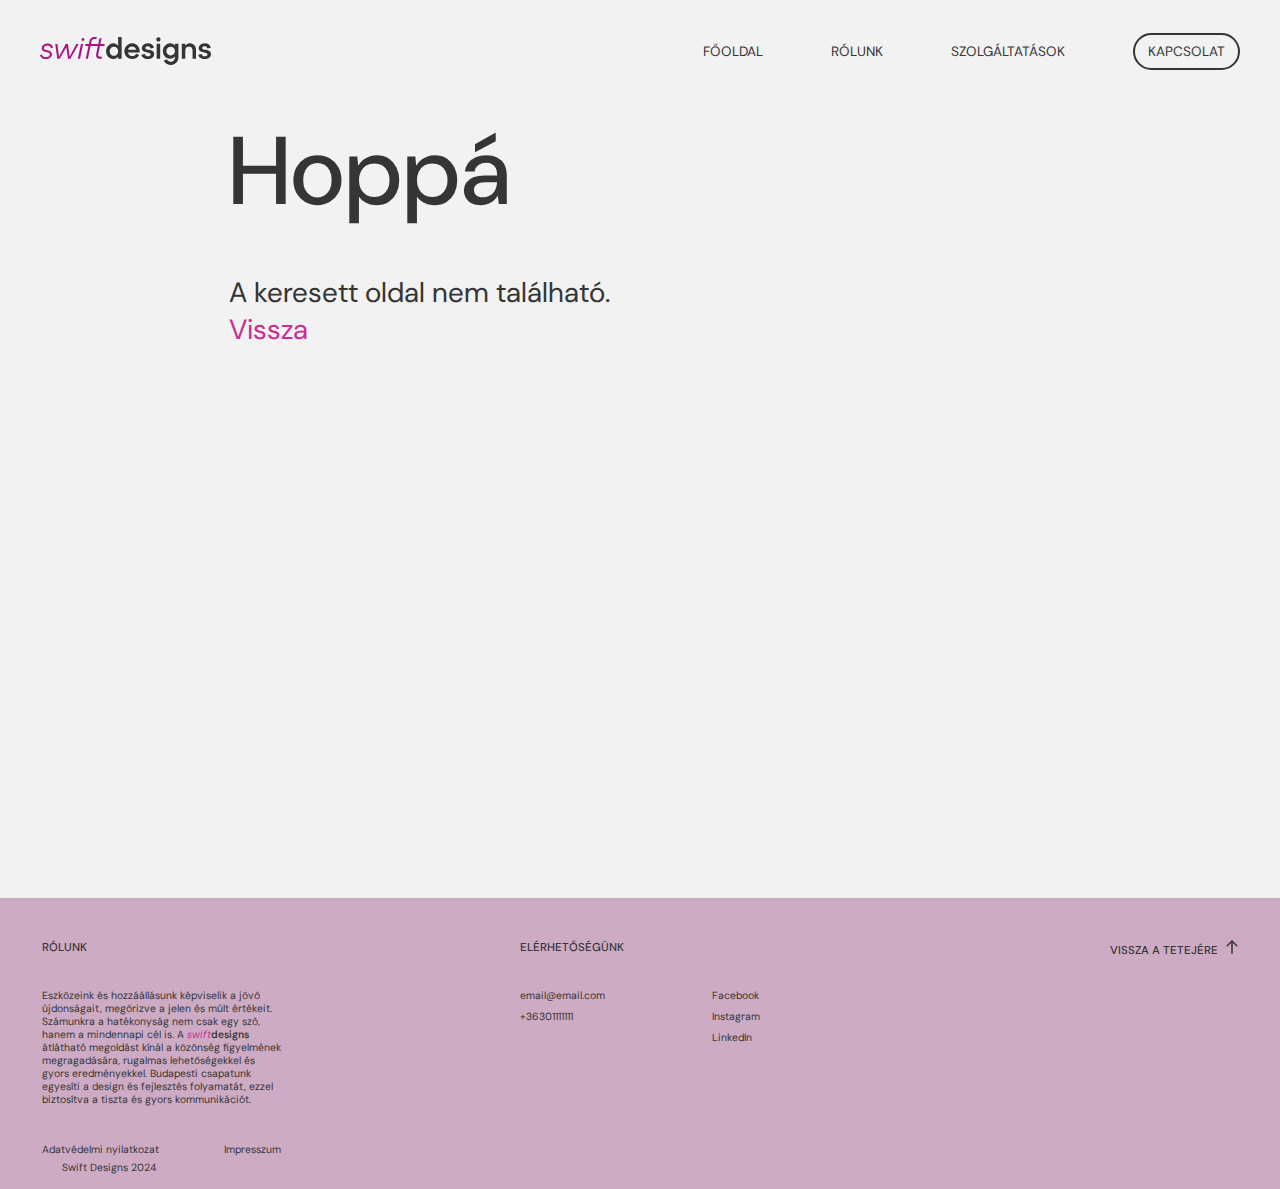
<file: 404/index.html>
<!DOCTYPE html>
<html lang="hu">
<head>
    <meta charset="UTF-8">
    <meta http-equiv="X-UA-Compatible" content="IE=edge">
    <meta name="viewport" content="width=device-width, initial-scale=1.0">
    <title>Swift Designs</title>
    <!-- External fonts -->
    <link rel="preconnect" href="https://fonts.googleapis.com">
    <link rel="preconnect" href="https://fonts.gstatic.com" crossorigin>
    <link href="https://fonts.googleapis.com/css2?family=DM+Sans:ital,opsz,wght@0,9..40,100..1000;1,9..40,100..1000&display=swap" rel="stylesheet">
    <!-- CSS -->
    <link rel="stylesheet" href="../shared/main.css">
    <link rel="stylesheet" href="404.css">
    <!-- Favicon / theme -->
    <link rel="shortcut icon" href="../images/favicon.ico" type="image/x-icon">
    <link rel="icon" href="../images/icon.svg" type="image/svg+xml" />
    <link rel="icon" href="../images/icon_196.png" type="image/x-icon" sizes="196x196"/>
    <link rel="icon" href="../images/icon_32.png" type="image/x-icon" sizes="196x196"/>
    <meta name="theme-color" content="#F2F2F2" />
</head>
<body>
    <nav>
        <div class="nav-left">
            <a class="swift-logo nav-logo" href="/landing">
                <img id="nav-logo-light" src="../images/logo.svg" alt="Swiftdesigns">
                <img id="nav-logo-dark" src="../images/logo_dark.svg" alt="Swiftdesigns">
            </a>
            <img id="nav-mobile-open" class="nav-mobile" src="../images/ham.svg" alt="☰">
            <img id="nav-mobile-close" class="nav-mobile" src="../images/close.svg" alt="✕">
        </div>
        <div class="nav-right">
            <ul>
                <li><a class="nav-link" href="/landing">FŐOLDAL</a></li>
                <li><a class="nav-link" href="/about">RÓLUNK</a></li>
                <li><a class="nav-link" href="/prices">SZOLGÁLTATÁSOK</a></li>
            </ul>
            <a href="/prices#contact-destination" id="nav-contact">KAPCSOLAT</a>
        </div>
    </nav>
    <main>
        <h1 class="swift-h1">Hoppá</h1>
        <summary class="swift-summary">A keresett oldal nem található.</summary>
        <a href="/landing">Vissza</a>
    </main>
    <footer>
        <h4>RÓLUNK</h4>
        <p>
            Eszközeink és hozzáállásunk képviselik a jövő újdonságait, megőrizve a jelen és múlt értékeit. Számunkra a hatékonyság nem csak egy szó, hanem a mindennapi cél is. 
            A <span class="swift-logo"><span class="swift-left">swift</span><span class="swift-right">designs</span></span> átlátható megoldást kínál a közönség figyelmének megragadására, rugalmas lehetőségekkel és gyors eredményekkel.
            Budapesti csapatunk egyesíti a design és fejlesztés folyamatát, ezzel biztosítva a tiszta és gyors kommunikációt.
        </p>
        <h4>ELÉRHETŐSÉGÜNK</h4>
        <ul id="footer-contacts">
            <div>
                <li><a href="/">email@email.com</a></li>
                <li><a href="/">+36301111111</a></li>
            </div>
            <div>
                <li><a href="/">Facebook</a></li>
                <li><a href="/">Instagram</a></li>
                <li><a href="/">LinkedIn</a></li>
            </div>
        </ul>
        <ul id="footer-links">
            <li><a href="/">Adatvédelmi nyilatkozat</a></li>
            <li><a href="/">Impresszum</a></li>
            <li><a href="/">Swift Designs 2024</a></li>
        </ul>
        <a id="footer-top">
            <h4>
                VISSZA A TETEJÉRE
                <img id="arrow-light" src="../images/arrow2.svg" alt="">
                <img id="arrow-dark" src="../images/arrow2_dark.svg" alt="">
            </h4>
        </a>
    </footer>
    <script src="../shared/main.js"></script>
</body>
</html>
</file>
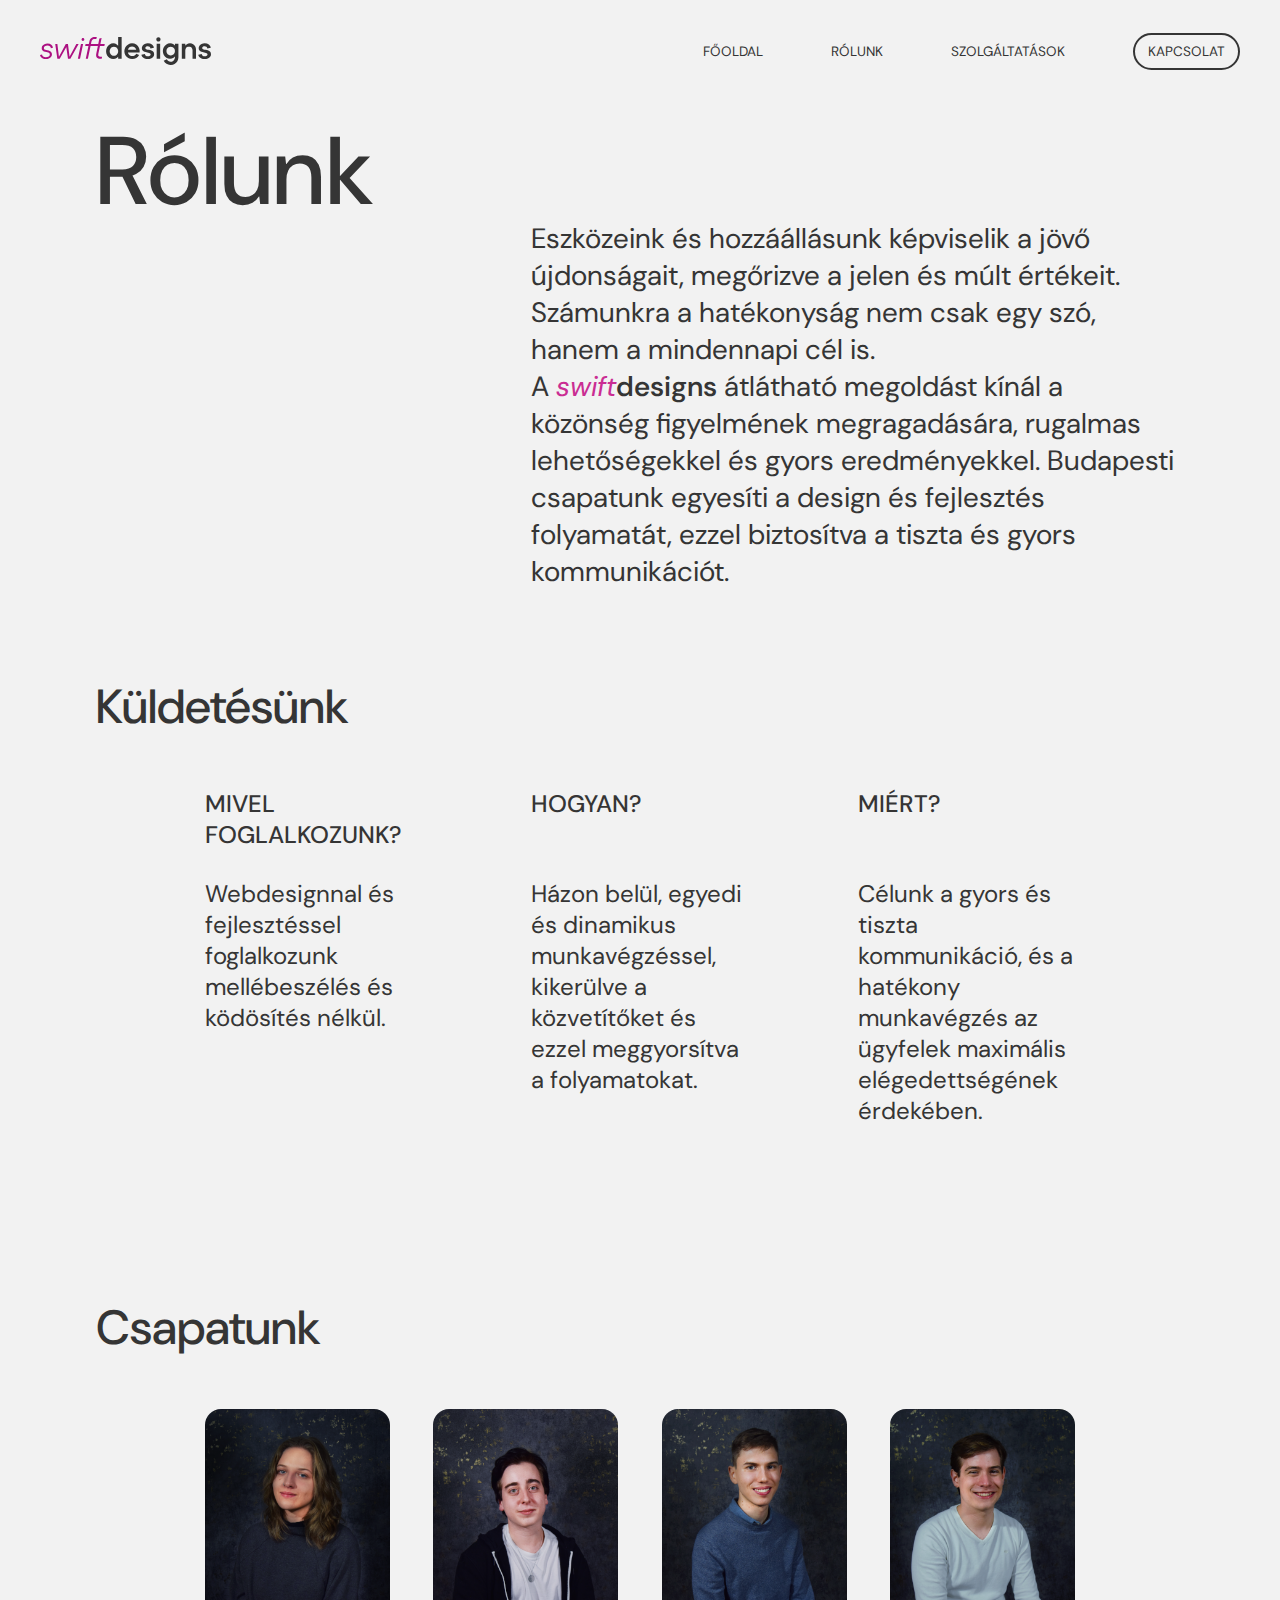
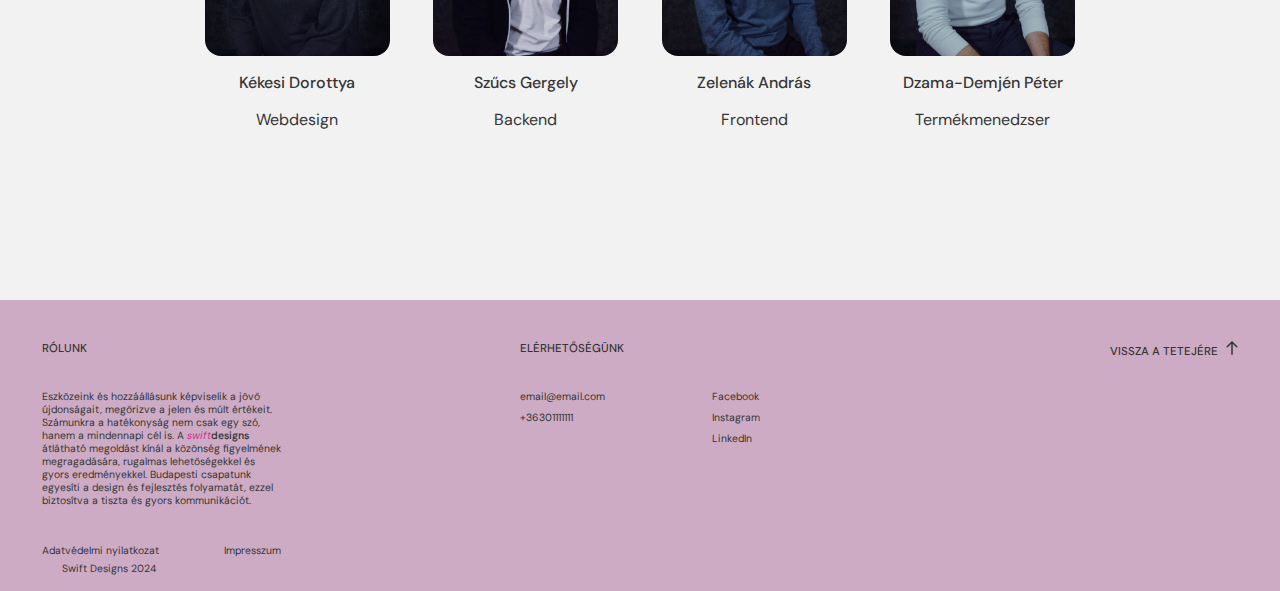
<file: about/index.html>
<!DOCTYPE html>
<html lang="hu">
<head>
    <meta charset="UTF-8">
    <meta http-equiv="X-UA-Compatible" content="IE=edge">
    <meta name="viewport" content="width=device-width, initial-scale=1.0">
    <title>Rólunk - Swift Designs</title>
    <meta name="description" content="A Swift Designs átlátható webdesign és fejlesztési megoldásokat kínál a közönség figyelmének megragadására, rugalmas lehetőségekkel és gyors eredményekkel.">
    <meta name="keywords" content="webfejlesztés, webdesign, fejlesztés, design, weboldal, website, honlap, swift, swiftdesigns">
    <meta property="og:title" content="Rólunk - Swift Designs">
    <meta property="og:image" content="https://i.ibb.co/WyB1vYS/thumbnail.png">
    <meta property="og:description" content="A Swift Designs átlátható webdesign és fejlesztési megoldásokat kínál a közönség figyelmének megragadására, rugalmas lehetőségekkel és gyors eredményekkel.">
    <meta property="og:url" content="https://www.swiftdesigns.hu">
    <meta property="og:image:width" content="2292">
    <meta property="og:image:height" content="1200">
    <meta property="og:type" content="website">
    <!-- External fonts -->
    <link rel="preconnect" href="https://fonts.googleapis.com">
    <link rel="preconnect" href="https://fonts.gstatic.com" crossorigin>
    <link href="https://fonts.googleapis.com/css2?family=DM+Sans:ital,opsz,wght@0,9..40,100..1000;1,9..40,100..1000&display=swap" rel="stylesheet">
    <!-- CSS -->
    <link rel="stylesheet" href="../shared/main.css">
    <link rel="stylesheet" href="about.css">
    <!-- Favicon / theme -->
    <link rel="shortcut icon" href="../images/favicon.ico" type="image/x-icon">
    <link rel="icon" href="../images/icon.svg" type="image/svg+xml" />
    <link rel="icon" href="../images/icon_196.png" type="image/x-icon" sizes="196x196"/>
    <link rel="icon" href="../images/icon_32.png" type="image/x-icon" sizes="196x196"/>
    <meta name="theme-color" content="#F2F2F2" />
</head>
<body>
    <nav>
        <div class="nav-left">
            <a class="swift-logo nav-logo" href="/landing">
                <img id="nav-logo-light" src="../images/logo.svg" alt="Swiftdesigns">
                <img id="nav-logo-dark" src="../images/logo_dark.svg" alt="Swiftdesigns">
            </a>
            <img id="nav-mobile-open" class="nav-mobile" src="../images/ham.svg" alt="☰">
            <img id="nav-mobile-close" class="nav-mobile" src="../images/close.svg" alt="✕">
        </div>
        <div class="nav-right">
            <ul>
                <li><a class="nav-link" href="/landing">FŐOLDAL</a></li>
                <li><a class="nav-link" href="/about">RÓLUNK</a></li>
                <li><a class="nav-link" href="/prices">SZOLGÁLTATÁSOK</a></li>
            </ul>
            <a href="/prices#contact-destination" id="nav-contact">KAPCSOLAT</a>
        </div>
    </nav>
    <main>
        <h1 class="swift-h1">Rólunk</h1>
        <summary class="swift-summary">
            <p>Eszközeink és hozzáállásunk képviselik a jövő újdonságait, megőrizve a jelen és múlt értékeit. Számunkra a hatékonyság nem csak egy szó, hanem a mindennapi cél is.</p>
            <p>A <span class="swift-logo"><span class="swift-left">swift</span><span class="swift-right">designs</span></span> átlátható megoldást kínál a közönség figyelmének megragadására, rugalmas lehetőségekkel és gyors eredményekkel.
            Budapesti csapatunk egyesíti a design és fejlesztés folyamatát, ezzel biztosítva a tiszta és gyors kommunikációt.</p>
        </summary>
        <h2 class="swift-h2">Küldetésünk</h2>
        <div id="motivation-row">
                <h3 class="swift-h3">Mivel foglalkozunk?</h3>
                <p>
                    Webdesignnal és fejlesztéssel foglalkozunk
                    mellébeszélés és ködösítés nélkül.
                </p>

                <h3 class="swift-h3">Hogyan?</h3>
                <p>
                    Házon belül, egyedi és dinamikus munkavégzéssel, kikerülve a közvetítőket és ezzel meggyorsítva a folyamatokat.
                </p>
                <h3 class="swift-h3">Miért?</h3>
                <p>
                    Célunk a gyors és tiszta kommunikáció, és a hatékony munkavégzés az ügyfelek maximális elégedettségének érdekében.
                </p>
        </div>
        <h2 class="swift-h2">Csapatunk</h2>
        <ul id="team-list">
            <li>
                <img src="../images/Dorci.png" id="team-dorci" alt="Kékesi Dorottya" />
                <h4>Kékesi Dorottya</h4>
                <p>Webdesign</p>
            </li>
            <li>
                <img src="../images/Geri.png" id="team-geri" alt="Szűcs Gergely" />
                <h4>Szűcs Gergely</h4>
                <p>Backend</p>
            </li>
            <li>
                <img src="../images/Andris.png" id="team-andris" alt="Zelenák András" />
                <h4>Zelenák András</h4>
                <p>Frontend</p>
            </li>
            <li>
                <img src="../images/Peti.png" id="team-peti" alt="Dzama-Demjén Péter" />
                <h4>Dzama-Demjén Péter</h4>
                <p>Termékmenedzser</p>
            </li>
        </ul>
    </main>
    <footer>
            <h4>RÓLUNK</h4>
            <p>
                Eszközeink és hozzáállásunk képviselik a jövő újdonságait, megőrizve a jelen és múlt értékeit. Számunkra a hatékonyság nem csak egy szó, hanem a mindennapi cél is. 
                A <span class="swift-logo"><span class="swift-left">swift</span><span class="swift-right">designs</span></span> átlátható megoldást kínál a közönség figyelmének megragadására, rugalmas lehetőségekkel és gyors eredményekkel.
                Budapesti csapatunk egyesíti a design és fejlesztés folyamatát, ezzel biztosítva a tiszta és gyors kommunikációt.
            </p>
            <h4>ELÉRHETŐSÉGÜNK</h4>
            <ul id="footer-contacts">
                <div>
                    <li><a href="/">email@email.com</a></li>
                    <li><a href="/">+36301111111</a></li>
                </div>
                <div>
                    <li><a href="/">Facebook</a></li>
                    <li><a href="/">Instagram</a></li>
                    <li><a href="/">LinkedIn</a></li>
                </div>
            </ul>
            <ul id="footer-links">
                <li><a href="/">Adatvédelmi nyilatkozat</a></li>
                <li><a href="/">Impresszum</a></li>
                <li><a href="/">Swift Designs 2024</a></li>
            </ul>
            <a id="footer-top">
                <h4>
                    VISSZA A TETEJÉRE
                    <img id="arrow-light" src="../images/arrow2.svg" alt="">
                    <img id="arrow-dark" src="../images/arrow2_dark.svg" alt="">
                </h4>
            </a>
        </footer>
    <script src="../shared/main.js"></script>
</body>
</html>
</file>
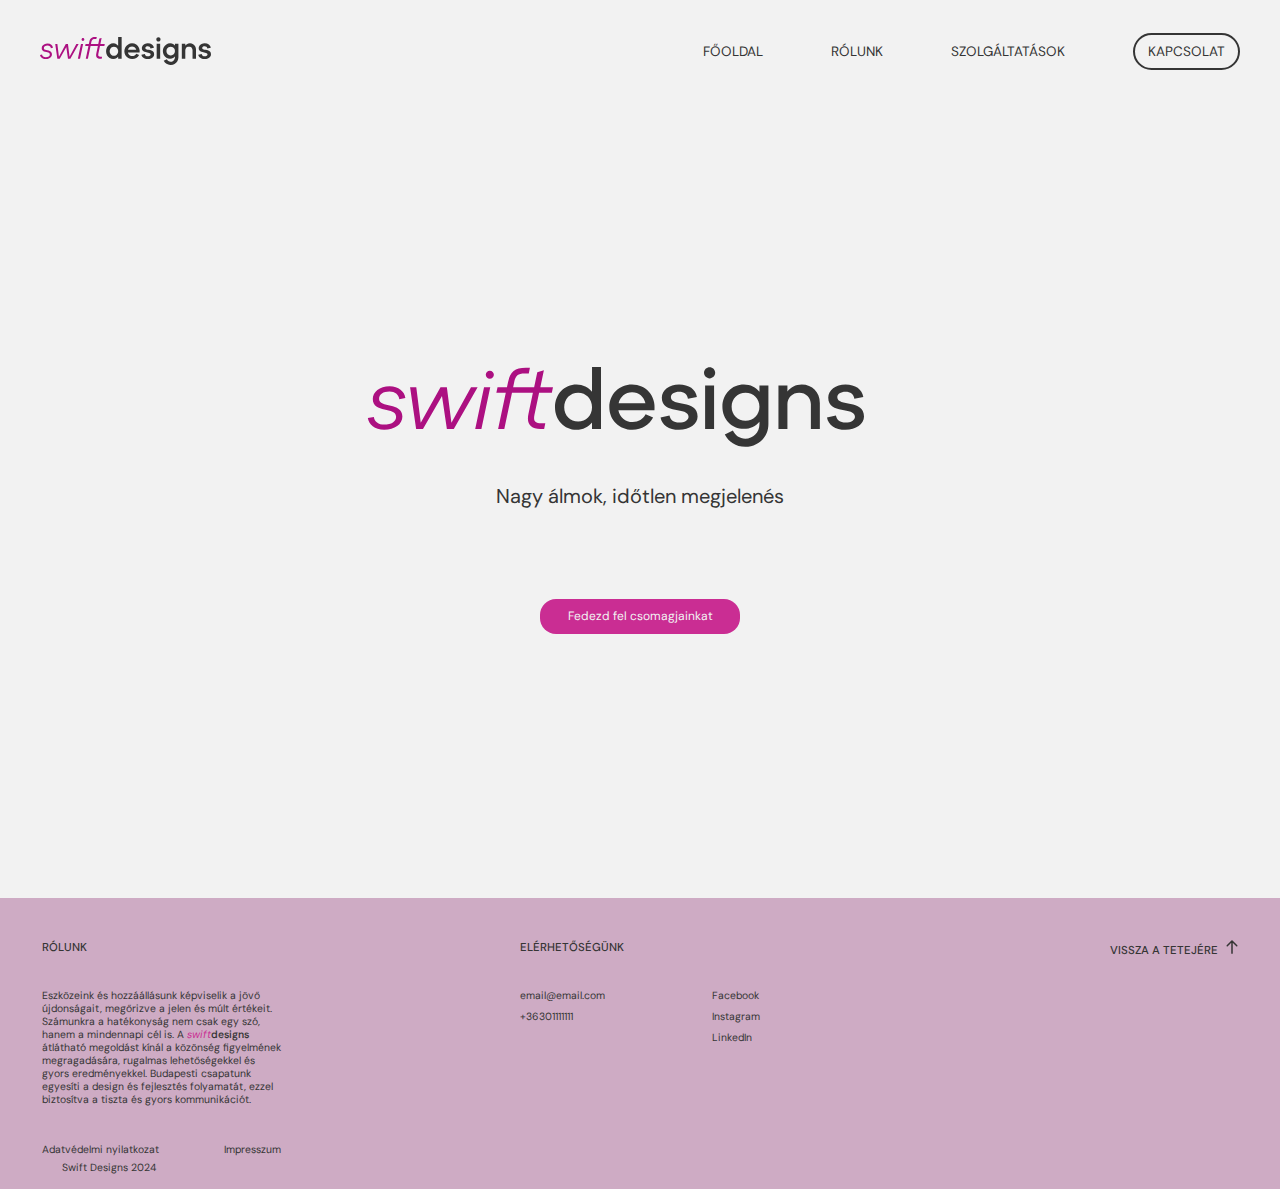
<file: landing/index.html>
<!DOCTYPE html>
<html lang="hu">
<head>
    <meta charset="UTF-8">
    <meta http-equiv="X-UA-Compatible" content="IE=edge">
    <meta name="viewport" content="width=device-width, initial-scale=1.0">
    <title>Swift Designs</title>
    <meta name="description" content="A Swift Designs átlátható webdesign és fejlesztési megoldásokat kínál a közönség figyelmének megragadására, rugalmas lehetőségekkel és gyors eredményekkel.">
    <meta name="keywords" content="webfejlesztés, webdesign, fejlesztés, design, weboldal, website, honlap, swift, swiftdesigns">
    <meta property="og:title" content="Swift Designs">
    <meta property="og:image" content="https://i.ibb.co/WyB1vYS/thumbnail.png">
    <meta property="og:description" content="A Swift Designs átlátható webdesign és fejlesztési megoldásokat kínál a közönség figyelmének megragadására, rugalmas lehetőségekkel és gyors eredményekkel.">
    <meta property="og:url" content="https://www.swiftdesigns.hu">
    <meta property="og:image:width" content="2292">
    <meta property="og:image:height" content="1200">
    <meta property="og:type" content="website">

    <!-- External fonts -->
    <link rel="preconnect" href="https://fonts.googleapis.com">
    <link rel="preconnect" href="https://fonts.gstatic.com" crossorigin>
    <link href="https://fonts.googleapis.com/css2?family=DM+Sans:ital,opsz,wght@0,9..40,100..1000;1,9..40,100..1000&display=swap" rel="stylesheet">
    <!-- CSS -->
    <link rel="stylesheet" href="../shared/main.css">
    <link rel="stylesheet" href="landing.css">
    <!-- Favicon / theme -->
    <link rel="shortcut icon" href="../images/favicon.ico" type="image/x-icon">
    <link rel="icon" href="../images/icon.svg" type="image/svg+xml" />
    <link rel="icon" href="../images/icon_196.png" type="image/x-icon" sizes="196x196"/>
    <link rel="icon" href="../images/icon_32.png" type="image/x-icon" sizes="196x196"/>
    <meta name="theme-color" content="#F2F2F2" />
</head>
<body>
    <nav>
        <div class="nav-left">
            <a class="swift-logo nav-logo" href="/landing">
                <img id="nav-logo-light" src="../images/logo.svg" alt="Swiftdesigns">
                <img id="nav-logo-dark" src="../images/logo_dark.svg" alt="Swiftdesigns">
            </a>
            <img id="nav-mobile-open" class="nav-mobile" src="../images/ham.svg" alt="☰">
            <img id="nav-mobile-close" class="nav-mobile" src="../images/close.svg" alt="✕">
        </div>
        <div class="nav-right">
            <ul>
                <li><a class="nav-link" href="/landing">FŐOLDAL</a></li>
                <li><a class="nav-link" href="/about">RÓLUNK</a></li>
                <li><a class="nav-link" href="/prices">SZOLGÁLTATÁSOK</a></li>
            </ul>
            <a href="/prices#contact-destination" id="nav-contact">KAPCSOLAT</a>
        </div>
    </nav>
    <main>
        <div class="scra-container">
            <img class="scra-swift-img" src="../images/scroll_anim/logo_swift.svg">
            <img class="scra-scroll-img" src="../images/scroll_anim/scroll_anim.svg">
        </div>
        <p>Nagy álmok, időtlen megjelenés</p>
        <a id="cta" href="/prices">Fedezd fel csomagjainkat</a>
    </main>
    <footer>
        <h4>RÓLUNK</h4>
        <p>
            Eszközeink és hozzáállásunk képviselik a jövő újdonságait, megőrizve a jelen és múlt értékeit. Számunkra a hatékonyság nem csak egy szó, hanem a mindennapi cél is. 
            A <span class="swift-logo"><span class="swift-left">swift</span><span class="swift-right">designs</span></span> átlátható megoldást kínál a közönség figyelmének megragadására, rugalmas lehetőségekkel és gyors eredményekkel.
            Budapesti csapatunk egyesíti a design és fejlesztés folyamatát, ezzel biztosítva a tiszta és gyors kommunikációt.
        </p>
        <h4>ELÉRHETŐSÉGÜNK</h4>
        <ul id="footer-contacts">
            <div>
                <li><a href="/">email@email.com</a></li>
                <li><a href="/">+36301111111</a></li>
            </div>
            <div>
                <li><a href="/">Facebook</a></li>
                <li><a href="/">Instagram</a></li>
                <li><a href="/">LinkedIn</a></li>
            </div>
        </ul>
        <ul id="footer-links">
            <li><a href="/">Adatvédelmi nyilatkozat</a></li>
            <li><a href="/">Impresszum</a></li>
            <li><a href="/">Swift Designs 2024</a></li>
        </ul>
        <a id="footer-top">
            <h4>
                VISSZA A TETEJÉRE
                <img id="arrow-light" src="../images/arrow2.svg" alt="">
                <img id="arrow-dark" src="../images/arrow2_dark.svg" alt="">
            </h4>
        </a>
    </footer>
    <script src="../shared/main.js"></script>
</body>
</html>
</file>
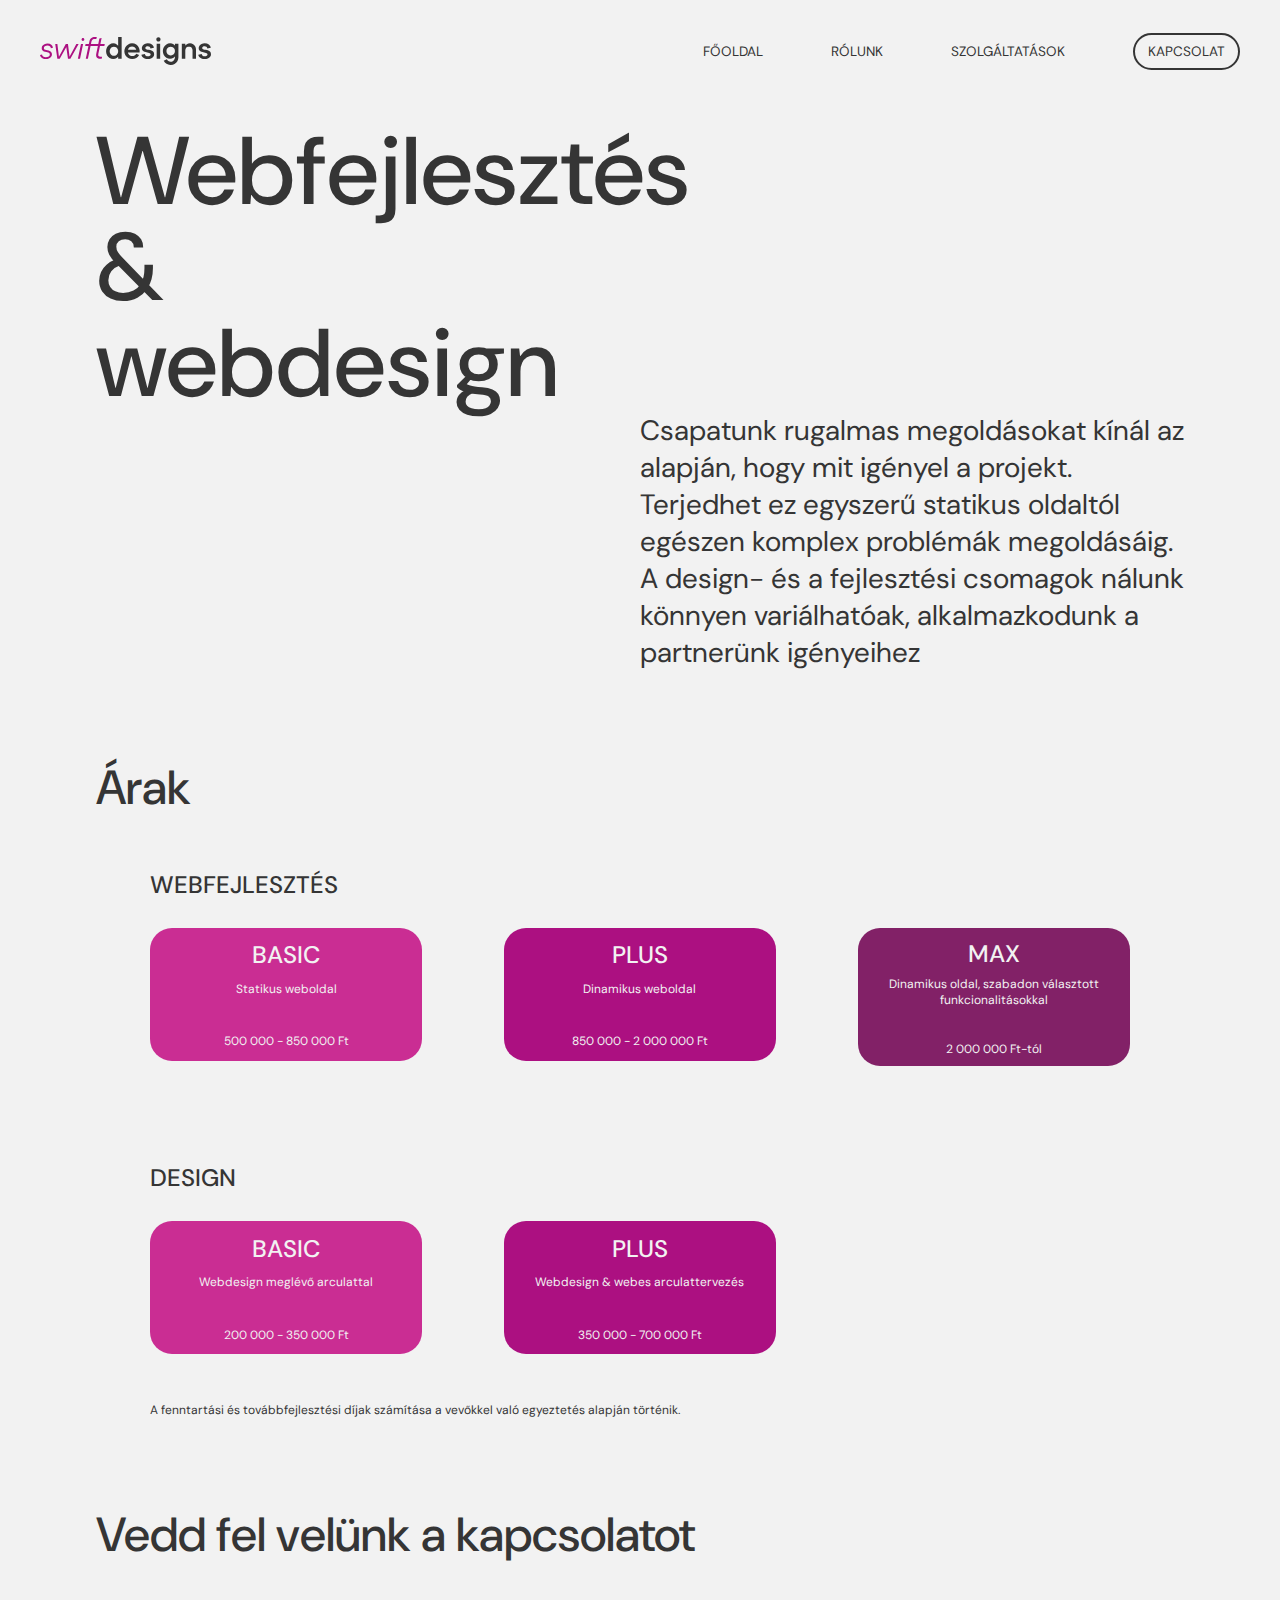
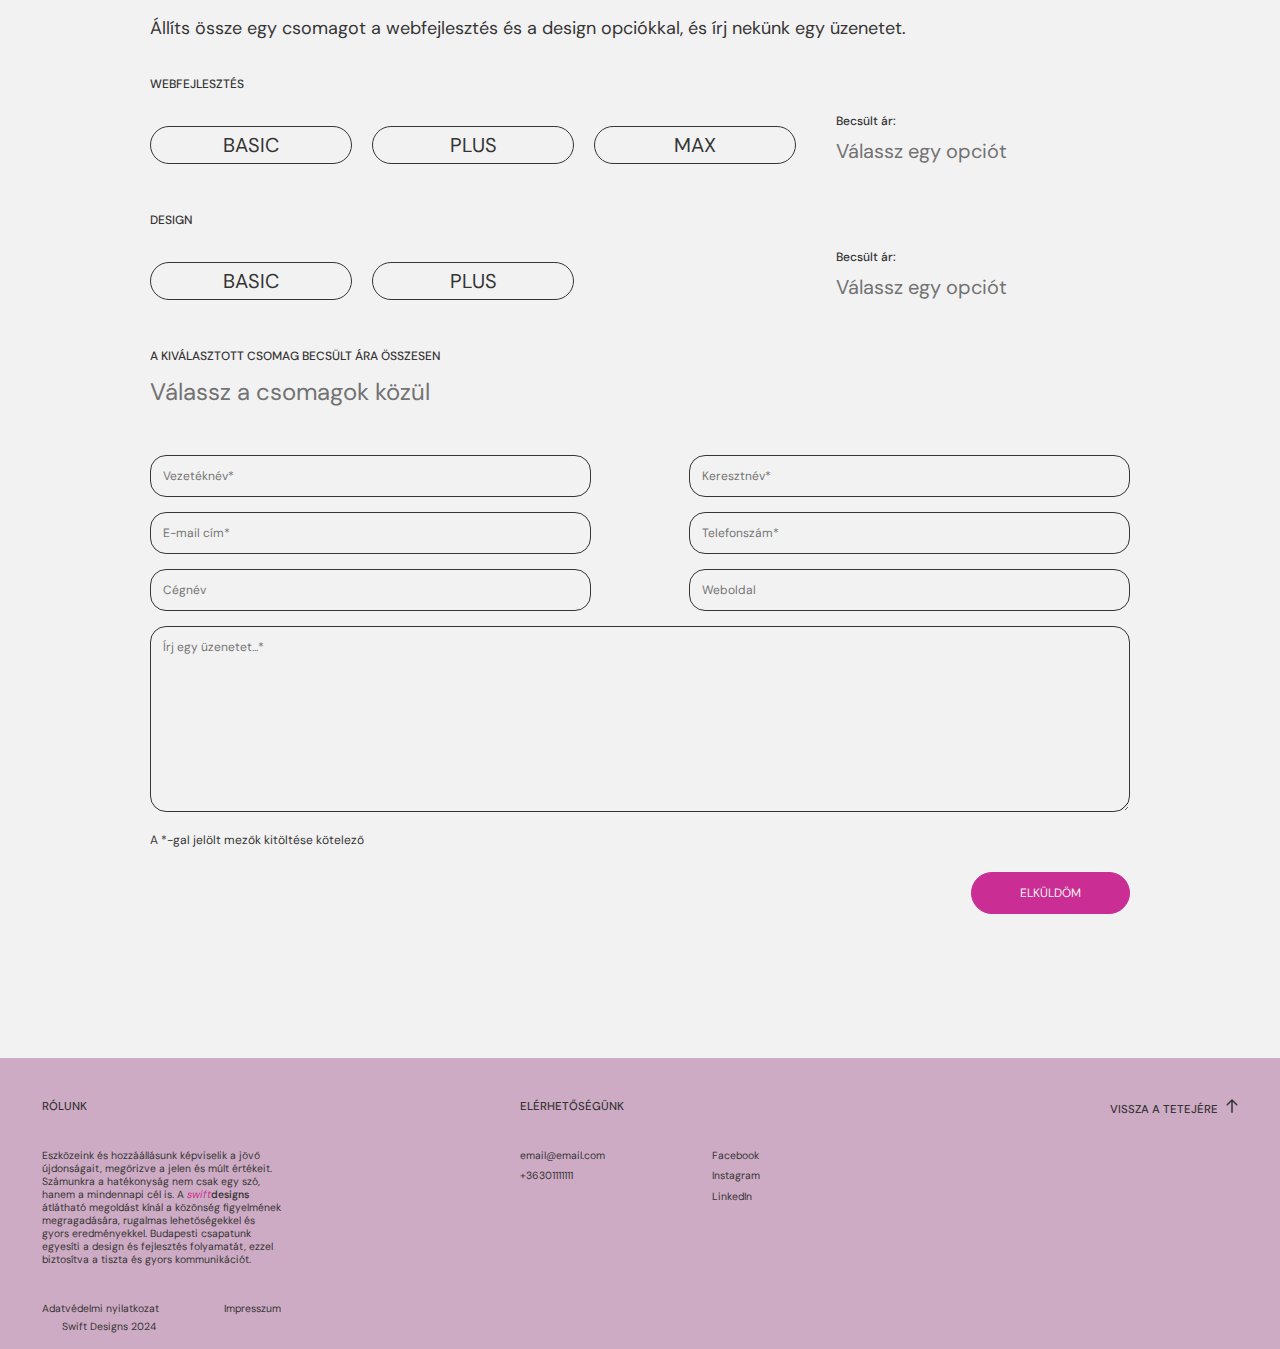
<file: prices/index.html>
<!DOCTYPE html>
<html lang="hu">
<head>
    <meta charset="UTF-8">
    <meta http-equiv="X-UA-Compatible" content="IE=edge">
    <meta name="viewport" content="width=device-width, initial-scale=1.0">
    <title>Szolgáltatások - Swift Designs</title>
    <meta name="description" content="A Swift Designs átlátható webdesign és fejlesztési megoldásokat kínál a közönség figyelmének megragadására, rugalmas lehetőségekkel és gyors eredményekkel.">
    <meta name="keywords" content="webfejlesztés, webdesign, fejlesztés, design, weboldal, website, honlap, swift, swiftdesigns">
    <meta property="og:title" content="Szolgáltatások - Swift Designs">
    <meta property="og:image" content="https://i.ibb.co/WyB1vYS/thumbnail.png">
    <meta property="og:description" content="A Swift Designs átlátható webdesign és fejlesztési megoldásokat kínál a közönség figyelmének megragadására, rugalmas lehetőségekkel és gyors eredményekkel.">
    <meta property="og:url" content="https://www.swiftdesigns.hu">
    <meta property="og:image:width" content="2292">
    <meta property="og:image:height" content="1200">
    <meta property="og:type" content="website">
    <!-- External fonts -->
    <link rel="preconnect" href="https://fonts.googleapis.com">
    <link rel="preconnect" href="https://fonts.gstatic.com" crossorigin>
    <link href="https://fonts.googleapis.com/css2?family=DM+Sans:ital,opsz,wght@0,9..40,100..1000;1,9..40,100..1000&display=swap" rel="stylesheet">
    <!-- CSS -->
    <link rel="stylesheet" href="../shared/main.css">
    <link rel="stylesheet" href="prices.css">
    <!-- Favicon / theme -->
    <link rel="shortcut icon" href="../images/favicon.ico" type="image/x-icon">
    <link rel="icon" href="../images/icon.svg" type="image/svg+xml" />
    <link rel="icon" href="../images/icon_196.png" type="image/x-icon" sizes="196x196"/>
    <link rel="icon" href="../images/icon_32.png" type="image/x-icon" sizes="196x196"/>
    <meta name="theme-color" content="#F2F2F2" />
</head>
<body>
    <nav>
        <div class="nav-left">
            <a class="swift-logo nav-logo" href="/landing">
                <img id="nav-logo-light" src="../images/logo.svg" alt="Swiftdesigns">
                <img id="nav-logo-dark" src="../images/logo_dark.svg" alt="Swiftdesigns">
            </a>
            <img id="nav-mobile-open" class="nav-mobile" src="../images/ham.svg" alt="☰">
            <img id="nav-mobile-close" class="nav-mobile" src="../images/close.svg" alt="✕">
        </div>
        <div class="nav-right">
            <ul>
                <li><a class="nav-link" href="/landing">FŐOLDAL</a></li>
                <li><a class="nav-link" href="/about">RÓLUNK</a></li>
                <li><a class="nav-link" href="/prices">SZOLGÁLTATÁSOK</a></li>
            </ul>
            <a href="#contact-destination" id="nav-contact">KAPCSOLAT</a>
        </div>
    </nav>
    <main>
        <h1 class="swift-h1">Webfejlesztés & webdesign</h1>
        <summary class="swift-summary">Csapatunk rugalmas megoldásokat kínál az alapján, hogy mit igényel a projekt. Terjedhet ez egyszerű statikus oldaltól egészen komplex problémák megoldásáig. A design- és a fejlesztési csomagok nálunk könnyen variálhatóak, alkalmazkodunk a partnerünk igényeihez</summary>
        <h2 class="swift-h2">Árak</h2>
        <div id="prices">
            <h3 class="swift-h3">Webfejlesztés</h3>
            <div class="swift-option dev-option" id="dev-option1">
                <h3 class="swift-h3">Basic</h3>
                <p>Statikus weboldal</p>
                <p>500 000 - 850 000 Ft</p>
            </div>
            <div class="swift-option dev-option" id="dev-option2">
                <h3 class="swift-h3">Plus</h3>
                <p>Dinamikus weboldal</p>
                <p>850 000 - 2 000 000 Ft</p>
            </div>
            <div class="swift-option dev-option" id="dev-option3">
                <h3 class="swift-h3">Max</h3>
                <p>Dinamikus oldal, szabadon választott funkcionalitásokkal</p>
                <p>2 000 000 Ft-tól</p>
            </div>
            <h3 class="swift-h3">Design</h3>
            <div class="swift-option design-option" id="design-option1">
                <h3 class="swift-h3">Basic</h3>
                <p>Webdesign meglévő arculattal</p>
                <p>200 000 - 350 000 Ft</p>
            </div>
            <div class="swift-option design-option" id="design-option2">
                <h3 class="swift-h3">Plus</h3>
                <p>Webdesign & webes arculattervezés</p>
                <p>350 000 - 700 000 Ft</p>
            </div>
            <p id="price-info">A fenntartási és továbbfejlesztési díjak számítása a vevőkkel való egyeztetés alapján történik.</p>
        </div>
        <h2 id="contact-destination" class="swift-h2">Vedd fel velünk a kapcsolatot</h2>
        <form id="prices-form">
            <h3>Állíts össze egy csomagot a webfejlesztés és a design opciókkal, és írj nekünk egy üzenetet.</h3>
            <h4>WEBFEJLESZTÉS</h4>
            <div id="form-dev-row" class="form-option-row">
                <div class="options-buttons">
                    <div class="option-button">
                        <input type="radio" name="dev-choice" id="dev-choice-1" value="basic" data-min="500000" data-max="850000" />
                        <label for="dev-choice-1">BASIC</label>
                    </div>
                    <div class="option-button">
                        <input type="radio" name="dev-choice" id="dev-choice-2" value="plus" data-min="850000" data-max="2000000" />
                        <label for="dev-choice-2">PLUS</label>
                    </div>
                    <div class="option-button">
                        <input type="radio" name="dev-choice" id="dev-choice-3" value="max" data-min="2000000" data-max="-1" />
                        <label for="dev-choice-3">MAX</label>
                    </div>
                </div>
                <div class="options-price">
                    <h5>Becsült ár:</h5>
                    <p id="dev-price-estimate" class="form-price-small">385 000 - 1 010 000 Ft</p>
                </div>
            </div>
            <h4>DESIGN</h4>
            <div id="form-design-row" class="form-option-row">
                <div class="options-buttons">
                    <div class="option-button">
                        <input type="radio" name="design-choice" id="design-choice-1" value="basic" data-min="200000" data-max="350000" />
                        <label for="design-choice-1">BASIC</label>
                    </div>
                    <div class="option-button">
                        <input type="radio" name="design-choice" id="design-choice-2" value="plus" data-min="350000" data-max="700000" />
                        <label for="design-choice-2">PLUS</label>
                    </div>
                </div>
                <div class="options-price">
                    <h5>Becsült ár:</h5>
                    <p id="design-price-estimate" class="form-price-small">65 000 - 130 000 Ft</p>
                </div>
            </div>
            <h4>a kiválasztott csomag becsült ára összesen</h4>
            <p id="total-price-estimate" class="form-price-big">450 000 - 1 140 000 Ft</p>
            <div id="form-fields">
                <div>
                    <label for="field-firstName">Vezetéknév*</label>
                    <input type="text" name="firstName" id="field-firstName" required placeholder="Vezetéknév*"/>
                </div>
                <div>
                    <label for="field-lastName">Keresztnév*</label>
                    <input type="text" name="lastName" id="field-lastName" required placeholder="Keresztnév*"/>
                </div>
                <div>
                    <label for="field-email">E-mail cím*</label>
                    <input type="email" name="email" id="field-email" required placeholder="E-mail cím*"/>
                </div>
                <div>
                    <label for="field-phoneNumber">Telefonszám*</label>
                    <input type="tel" name="phoneNumber" id="field-phoneNumber" required placeholder="Telefonszám*"/>
                </div>
                <div>
                    <label for="field-company">Cégnév</label>
                    <input type="text" name="company" id="field-company" placeholder="Cégnév"/>
                </div>
                <div>
                    <label for="field-website">Weboldal</label>
                    <input type="text" name="website" id="field-website" placeholder="Weboldal"/>
                </div>
                <div>
                    <label for="field-message">Üzenet*</label>
                    <textarea name="message" id="field-message" cols="30" rows="10" required placeholder="Írj egy üzenetet...*"></textarea>
                </div>
            </div>
            <p>A *-gal jelölt mezők kitöltése kötelező</p>
            <button type="submit" id="submit-button">ELKÜLDÖM</button>
        </form>
        <div id="form-success" class="form-result disabled">
            <!-- TODO change this text -->
            <p>Köszönjük, hogy a <span class="swift-logo"><span class="swift-left">swift</span><span class="swift-right">designs</span></span>-t választottad! Az üzenetedet megkaptuk és legfeljebb 2-3 munkanapon belül válaszolni fogunk.</p>
            <div class="scra-container">
                <img class="scra-swift-img" src="../images/scroll_anim/logo_swift.svg">
                <img class="scra-scroll-img" src="../images/scroll_anim/scroll_anim.svg">
            </div>
        </div>
        <div id="form-fail" class="form-result disabled">
            <p>Ismeretlen hiba történt az űrlap elküldésekor, kérjük próbálkozz újra később</p>
        </div>
    </main>
    <footer>
            <h4>RÓLUNK</h4>
            <p>
                Eszközeink és hozzáállásunk képviselik a jövő újdonságait, megőrizve a jelen és múlt értékeit. Számunkra a hatékonyság nem csak egy szó, hanem a mindennapi cél is. 
                A <span class="swift-logo"><span class="swift-left">swift</span><span class="swift-right">designs</span></span> átlátható megoldást kínál a közönség figyelmének megragadására, rugalmas lehetőségekkel és gyors eredményekkel.
                Budapesti csapatunk egyesíti a design és fejlesztés folyamatát, ezzel biztosítva a tiszta és gyors kommunikációt.
            </p>
            <h4>ELÉRHETŐSÉGÜNK</h4>
            <ul id="footer-contacts">
                <div>
                    <li><a href="/">email@email.com</a></li>
                    <li><a href="/">+36301111111</a></li>
                </div>
                <div>
                    <li><a href="/">Facebook</a></li>
                    <li><a href="/">Instagram</a></li>
                    <li><a href="/">LinkedIn</a></li>
                </div>
            </ul>
            <ul id="footer-links">
                <li><a href="/">Adatvédelmi nyilatkozat</a></li>
                <li><a href="/">Impresszum</a></li>
                <li><a href="/">Swift Designs 2024</a></li>
            </ul>
            <a id="footer-top">
                <h4>
                    VISSZA A TETEJÉRE
                    <img id="arrow-light" src="../images/arrow2.svg" alt="">
                    <img id="arrow-dark" src="../images/arrow2_dark.svg" alt="">
                </h4>
            </a>
        </footer>
    <script src="../shared/main.js"></script>
    <script src="prices.js"></script>
</body>
</html>
</file>
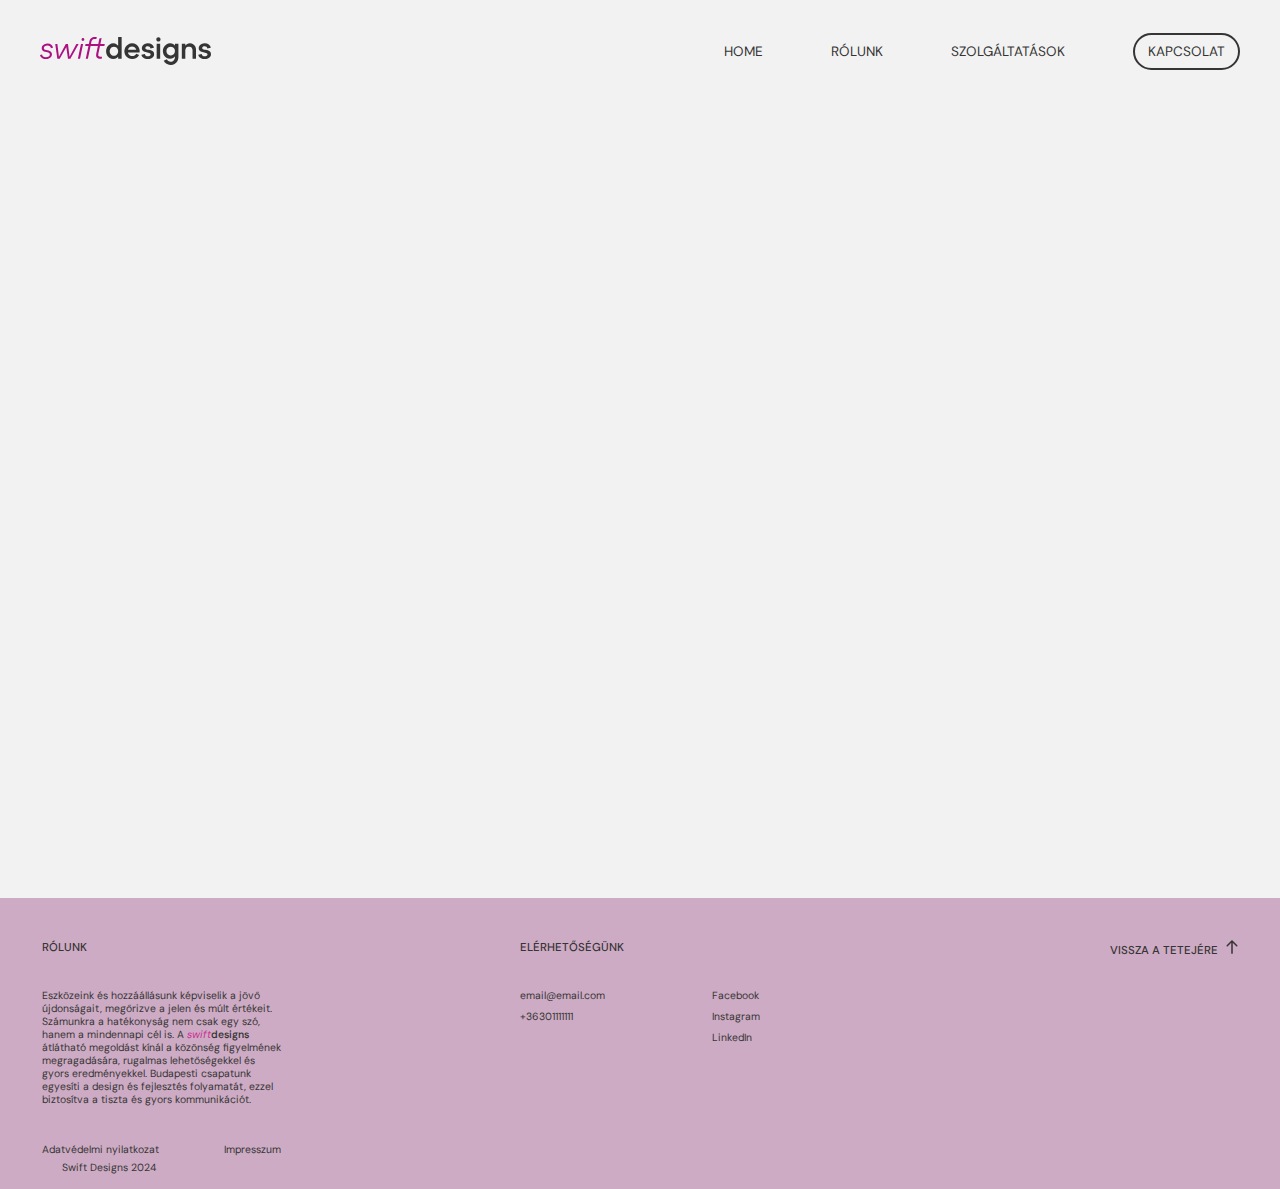
<file: shared/template.html>
<!DOCTYPE html>
<html lang="hu">
<head>
    <meta charset="UTF-8">
    <meta http-equiv="X-UA-Compatible" content="IE=edge">
    <meta name="viewport" content="width=device-width, initial-scale=1.0">
    <title>Swift Designs</title>
    <!-- External fonts -->
    <link rel="preconnect" href="https://fonts.googleapis.com">
    <link rel="preconnect" href="https://fonts.gstatic.com" crossorigin>
    <link href="https://fonts.googleapis.com/css2?family=DM+Sans:ital,opsz,wght@0,9..40,100..1000;1,9..40,100..1000&display=swap" rel="stylesheet">
    <!-- CSS -->
    <link rel="stylesheet" href="../shared/main.css">
</head>
<body>
    <nav>
        <div class="nav-left">
            <a class="swift-logo nav-logo" href="/">
                <img id="nav-logo-light" src="../images/logo.svg" alt="Swiftdesigns">
                <img id="nav-logo-dark" src="../images/logo_dark.svg" alt="Swiftdesigns">
            </a>
            <img id="nav-mobile-open" class="nav-mobile" src="../images/ham.svg" alt="☰">
            <img id="nav-mobile-close" class="nav-mobile" src="../images/close.svg" alt="✕">
        </div>
        <div class="nav-right">
            <ul>
                <li><a class="nav-link" href="/">HOME</a></li>
                <li><a class="nav-link" href="/">RÓLUNK</a></li>
                <li><a class="nav-link" href="/">SZOLGÁLTATÁSOK</a></li>
            </ul>
            <a href="/" id="nav-contact">KAPCSOLAT</a>
        </div>
    </nav>
    <main>
        
    </main>
    <footer>
            <h4>RÓLUNK</h4>
            <p>
                Eszközeink és hozzáállásunk képviselik a jövő újdonságait, megőrizve a jelen és múlt értékeit. Számunkra a hatékonyság nem csak egy szó, hanem a mindennapi cél is. 
                A <span class="swift-logo"><span class="swift-left">swift</span><span class="swift-right">designs</span></span> átlátható megoldást kínál a közönség figyelmének megragadására, rugalmas lehetőségekkel és gyors eredményekkel.
                Budapesti csapatunk egyesíti a design és fejlesztés folyamatát, ezzel biztosítva a tiszta és gyors kommunikációt.
            </p>
            <h4>ELÉRHETŐSÉGÜNK</h4>
            <ul id="footer-contacts">
                <div>
                    <li><a href="/">email@email.com</a></li>
                    <li><a href="/">+36301111111</a></li>
                </div>
                <div>
                    <li><a href="/">Facebook</a></li>
                    <li><a href="/">Instagram</a></li>
                    <li><a href="/">LinkedIn</a></li>
                </div>
            </ul>
            <ul id="footer-links">
                <li><a href="/">Adatvédelmi nyilatkozat</a></li>
                <li><a href="/">Impresszum</a></li>
                <li><a href="/">Swift Designs 2024</a></li>
            </ul>
            <a id="footer-top">
                <h4>
                    VISSZA A TETEJÉRE
                    <img id="arrow-light" src="../images/arrow2.svg" alt="">
                    <img id="arrow-dark" src="../images/arrow2_dark.svg" alt="">
                </h4>
            </a>
        </footer>
    <script src="../shared/main.js"></script>
</body>
</html>
</file>
<file: shared/main.css>
:root {
    --swift-pink: #CA2D93;
    --magenta-medium: #AC1081;
    --magenta-dark: #822167;
    --blue-bright: #53BCB7;
    --swift-white: #F2F2F2;
    --swift-black: #353535;
    --swift-mayflower: #CEABC4;
    --gray-medium: #737373;

    /* scrolling anim const */
    --scra-ratio: calc(270 / 60);
    scroll-behavior: smooth;
}

* {
    margin: 0;
    padding: 0;
    font-family: inherit;
}

html, body {
    width: 100%;
}

body {
    font-family: 'DM Sans', sans-serif;
    background-color: var(--swift-white);
    color: var(--swift-black);
    display: grid;
    grid-template-rows: 1fr min-content;
}

main {
    margin-top: 6.375rem;
    min-height: calc(100vh - 6.475rem);
}

nav {
    position: fixed;
    z-index: 999;
    top: 0;
    left: 0;
    width: 100%;
    height: 6.375rem;
    display: flex;
    flex-direction: row;
    justify-content: space-between;
    align-items: center;
    background-color: var(--swift-white);
    font-size: .85rem;
}

.nav-logo {
    font-size: 2em;
    margin-left: 2.5rem;
    text-decoration: none;
    display: flex;
    flex-direction: row;
    justify-content: center;
    align-items: center;
    -moz-user-select: none;
    -webkit-user-select: none;
    user-select: none;
}

.nav-logo>img {
    height: 1em;
}

.swift-left {
    font-style: italic;
    color: var(--swift-pink)
}

.swift-right {
    font-weight: 565;
    color: var(--swift-black);
}

#nav-logo-dark {
    display: none;
}

.nav-mobile {
    display: none;
}

.nav-right {
    display: flex;
    flex-direction: row;
    align-items: center;
    justify-content: flex-end;
}

.nav-right ul {
    list-style: none;
    display: flex;
    flex-direction: row;
    justify-content: flex-end;
    align-items: center;
}

.nav-right ul li {
    font-size: 1em;
    margin-right: 5em;
}

.nav-link {
    text-decoration: none;
    color: var(--swift-black);
    transition: ease-in-out color .2s;
}

.nav-link:hover {
    color: var(--swift-pink);
}

#nav-contact {
    font-size: 1em;
    margin-right: 2.5rem;
    text-decoration: none;
    color: var(--swift-black);
    border-color: var(--swift-black);
    border-width: .125rem;
    border-style: solid;
    padding: .5rem .8rem;
    border-radius: 1.425rem;
    background-color: var(--swift-white);
    transition-property: color border-color background-color;
    transition-timing-function: ease-in-out;
    transition-duration: .2s;
}

#nav-contact:hover {
    border-color: var(--swift-pink);
    background-color: var(--swift-pink);
    color: var(--swift-white);
}

footer {
    background-color: var(--swift-mayflower);
    width: 100%;
    font-size: .650rem;
    display: grid;
    grid-template-columns: repeat(3, 20%);
    grid-template-rows: auto auto auto;
    row-gap: 3em;
    grid-auto-flow: row;
    justify-content: space-between;
    align-items: space-between;
    height: fit-content;
    box-sizing: border-box;
    padding: 4em 4em 1.5em 4em;
}

footer h4 {
    font-weight: 500;
    font-size: 1.1em;
    grid-row: 1;
}

footer p {
    grid-row: 2;
}

footer ul {
    list-style: none;
    display: flex;
    flex-direction: row;
    justify-content: space-between;
    align-items: flex-start;
    flex-wrap: wrap;
}

footer ul a {
    text-decoration: none;
    color: var(--swift-black);
}

footer ul a:hover {
    text-decoration: underline;
}

footer ul#footer-contacts {
    grid-column: 2;
}

ul#footer-contacts li {
    margin-bottom: .75em;
}

footer ul#footer-links {
    grid-row: 3;
}

footer ul#footer-links li {
    margin-top: .5em;
    padding-left: 2em;
}

footer ul#footer-links li:first-of-type {
    padding-left: 0;
}

#footer-top {
    grid-column: 3;
    grid-row: 1;
    justify-self: flex-end;
    text-decoration: none;
    color: var(--swift-black);
}

#footer-top:hover {
    text-decoration: underline;
    cursor: pointer;
}

#footer-top img {
    margin-left: .5em;
}

#footer-top #arrow-dark {
    display: none;
}

.swift-h1 {
    margin-top: 1.375rem;
    font-weight: 500;
    letter-spacing: 0.07rem;
    font-size: 6rem;
    color: var(--swift-black);
    line-height: 1em;
}

.swift-summary {
    font-size: 1.75rem;
    color: var(--swift-black);
    font-weight: 400;
}

.swift-h2 {
    font-size: 3rem;
    margin-top: 5.3125rem;
    margin-bottom: 3.125rem;
    font-weight: 500;
}

.swift-h3 {
    font-size: 1.5rem;
    font-weight: 500;
    text-transform: uppercase;
    margin-bottom: 1.75rem
}

@media screen and (max-width: 992px) {
    main {
        /* Mobile devices are something else man*/
        margin-top: 3.75em;
        min-height: calc(95vh - 3.75rem);
    }

    nav {
        background-color: var(--swift-white);
        color: var(--swift-black);
        flex-direction: column;
        justify-content: flex-start;
        font-size: 1.25rem;
        height: 3em;
        overflow: hidden;
        border-bottom-left-radius: 0;
        border-bottom-right-radius: 0;
        transition-property: height, background-color, border-bottom-left-radius, border-bottom-right-radius;
        transition-duration: .4s;
        transition-timing-function: linear;
    }

    .nav-left {
        width: 100%;
        display: flex;
        flex-direction: row;
        justify-content: space-between;
        align-items: center;
        height: 3em;
    }

    .nav-logo {
        font-size: 1em;
        margin: 1em;
    }

    .nav-mobile {
        display: block;
        font-size: 1em;
        margin: 1em;
    }

    .nav-mobile:hover {
        cursor: pointer;
    }

    #nav-mobile-close {
        display: none;
    }

    nav.open {
        background-color: var(--swift-black);
        color: var(--swift-white);
        --border-rad: 2rem;
        border-bottom-left-radius: var(--border-rad);
        border-bottom-right-radius: var(--border-rad);
        /* trust me with this one */
        height: calc(3em + (2 * 3 + 3.5) * 1.5rem + 1em);
    }

    nav.open #nav-logo-light {
        display: none;
    }
    
    nav.open #nav-logo-dark {
        display: block;
    }

    nav.open #nav-mobile-open {
        display: none;
    }

    nav.open #nav-mobile-close {
        display: block;
    }

    .nav-right {
        display: flex;
        flex-direction: column;
        align-items: flex-end;
        justify-content: flex-start;
        width: 100%;
        font-size: 1.5rem;
    }

    .nav-right ul {
        width: 100%;
        flex-direction: column;
        align-items: flex-end;
        justify-content: flex-start;
    }

    .nav-right ul li {
        font-size: 1em;
        margin-right: 1em;
        margin-top: 1em;
        margin-bottom: 0;
    }

    .nav-link,.nav-link:hover {
        color: var(--swift-white);
    }

    #nav-contact,#nav-contact:hover {
        background-color: transparent;
        color: var(--swift-white);
        border: 0;
        font-size: 1em;
        margin-top: 1em;
        margin-bottom: 1.5em;
        margin-right: 1em;
        padding: 0;
    }

    footer {
        display: flex;
        flex-direction: column;
        row-gap: 0;
        padding: 2em 2em 1.5em 2em;
    }

    footer p {
        margin-top: 1em;
        margin-bottom: 3em;
    }

    footer>h4 {
        margin-bottom: 1em;
    }

    footer ul {
        flex-direction: column;
    }

    footer ul#footer-contacts div:first-of-type {
        margin-bottom: 3em;
    }

    footer ul#footer-links {
        margin-top: 3em;
        align-items: center;
    }

    footer ul#footer-links li {
        padding-left: 0;
    }

    #footer-top,#footer-top:hover {
        display: none;
        position: fixed;
        font-size: .8rem;
        right: 1.5em;
        bottom: 6em;
        padding: .5em 1.2em;
        border-radius: 2em;
        background-color: var(--swift-black);
        color: var(--swift-white);
        margin: 0;
        vertical-align: center;
        text-decoration: none;
        -moz-user-select: none;
        -webkit-user-select: none;
        user-select: none;
        -webkit-tap-highlight-color: transparent;
    }

    #footer-top h4 {
        font-size: 1em;
        margin: 0;
        vertical-align: center;
        display: flex;
        flex-direction: row;
    }

    #footer-top.visible {
        display: flex;
    }

    #footer-top #arrow-light {
        display: none;
    }

    #footer-top #arrow-dark {
        display: block;
    }

    #footer-top, #footer-top * {
        -moz-user-select: none;
        -webkit-user-select: none;
        user-select: none;
    }

    .swift-h1 {
        font-size: 2.625rem;
    }

    .swift-h2 {
        font-size: 1.375rem;
        margin-top: 2em;
        margin-bottom: .8em;
    }

    .swift-summary {
        font-size: 1rem;
    }
}

/* scrolling anim */
.scra-container {
    --scra-target-height: 4rem;
    --scra-width: calc(var(--scra-target-height) * var(--scra-ratio));
    width: 70%;
    height: var(--scra-target-height);
    display: flex;
    align-items: center;
    justify-content: center;
}

.scra-swift-img {
    height: var(--scra-target-height);
    object-fit: contain;
    object-position: right center;
}

.scra-scroll-img {
    height: var(--scra-target-height);
    width: var(--scra-width);
    object-fit: cover;
    object-position: left 0.5%;
    animation: scraScrollUp 8s infinite;
}

.scra-container, .scra-container * {
    -moz-user-select: none;
    -webkit-user-select: none;
    user-select: none;
}

/*
possible (still, transition) percentages:
(with the logo showing for twice as long as the rest)
(4, 20)
(8, 15)
(12, 10) <- current
(16, 5)
*/
@keyframes scraScrollUp {
    0%, 24% {
        object-position: left 0.5%;
    }

    34%, 46% {
        object-position: left 35.5%;
    }

    56%, 68% {
        object-position: left 70%;
    }

    78%, 90% {
        object-position: left 105%;
    }
}
</file>
<file: 404/404.css>
main > a,
main > a:visited,
main > a:focus,
main > a:active {
    font-size: 1.75em;
    text-decoration: none;
    color: var(--swift-pink);
    transition: 120ms color ease-in-out;
}

main > a:hover,
main > a:visited:hover,
main > a:focus:hover,
main > a:active:hover {
    color: var(--magenta-medium);
    text-decoration: underline;
}

main>h1 {
    margin-bottom: 6vh;
}

main>summary,main>h1,main>a {
    margin-left: 14.3rem;
}

@media screen and (max-width: 992px) {
    main > a,
    main > a:visited,
    main > a:focus,
    main > a:active {
        font-size: 1rem;
    }

    main>h1 {
        margin-bottom: 1em;
    }

    main>summary,main>h1,main>a {
        display: block;
        width: 90%;
        margin-left: 5%;
        text-align: center;
    }
}
</file>
<file: about/about.css>
main {
    width: 85%;
    max-width: calc(120rem - 28.6rem);
    display: grid;
    justify-self: center;
}

main>h1 {
    width: 45%;
}

summary {
    justify-self: flex-end;
    text-align: left;
    width: 60%;
}

#motivation-row {
    width: 100%;
    justify-self: center;
    display: grid;
    grid-template-columns: repeat(3, 1fr);
    column-gap: 12.5%;
    margin-bottom: 5.3125rem;
    padding: 0 10%;
    box-sizing: border-box;
}

#motivation-row>h3 {
    grid-row: 1;
}

#motivation-row>p {
    font-size: 1.5rem;
    font-weight: 400;
    width: 100%;
}

#team-list {
    width: 100%;
    justify-self: center;
    list-style: none;
    display: grid;
    grid-template-columns: repeat(4, 1fr);
    column-gap: 5%;
    margin-bottom: 10.6250rem;
    padding: 0 10%;
    box-sizing: border-box;
}

#team-list li {
    width: 100%;
    display: flex;
    flex-direction: column;
    align-items: center;
    justify-content: flex-start;
}

#team-list>li>h4,ul>li>p {
    font-size: 1rem;
    width: 100%;
    text-align: center;
}

#team-list>li>h4 {
    margin: 1em 0;
    font-weight: 500;
}

#team-list>li>img {
    width: 100%;
    object-fit: cover;
    aspect-ratio: .75;
    border-radius: 1rem;
    -moz-user-select: none;
    -webkit-user-select: none;
    user-select: none;
}

#team-dorci {
    object-position: 60% 50%;

}

#team-geri {
    object-position: 35% 50%;
}

#team-andris {
    object-position: 40% 50%;
}

#team-peti {
    object-position: 40% 50%;
}

@media screen and (max-width: 992px) {
    main {
        width: 85%;
        max-width: 85%;
    }

    main>h1 {
        width: 100%;
        justify-self: center;
        text-align: left;
    }

    summary {
        justify-self: center;
        text-align: left;
        width: 100%;
        margin-top: 2.5em;
        font-size: 1rem;
    }

    summary>p:first-of-type {
        margin-bottom: 1em;
    }

    #motivation-row {
        width: 100%;
        grid-template-columns: 1fr;
        column-gap: 0;
        margin-bottom: 0;
        padding: 0;
        grid-auto-flow: row;
    }
    
    #motivation-row>h3 {
        grid-row: auto;
        font-size: .75rem;
        font-weight: 400;
        margin-bottom: .75em;
    }
    
    #motivation-row>p {
        font-size: 1rem;
        font-weight: 400;
        width: 100%;
        margin-bottom: 2em;
    }

    #motivation-row>p:last-of-type {
        margin-bottom: 0;
    }

    #team-list {
        grid-template-columns: 1fr;
        grid-auto-flow: row;
        column-gap: 0;
        margin-bottom: 6rem;
        padding: 0 10%;
        box-sizing: border-box;
        max-width: 24rem;
    }
    
    #team-list>li>h4,ul>li>p {
        text-align: left;
    }
    
    #team-list>li>h4 {
        margin: 0;
        margin-top: 1em;
    }

    #team-list>li>p {
        margin-bottom: 2em;
    }
}
</file>
<file: landing/landing.css>
main {
    display: flex;
    flex-direction: column;
    justify-content: center;
    align-items: center;
}

main > div:first-of-type {
    --scra-target-height: 5rem;
}

main > p {
    color: var(--swift-black);
    font-size: 1.25rem;
    margin-top: 4vh;
    margin-bottom: 10vh;
}

#cta {
    background-color: var(--swift-pink);
    color: var(--swift-white);
    padding: .6rem 1.7rem;
    border: none;
    border-radius: 1rem;
    font-size: 0.75rem;
    transition: background-color 200ms ease-in-out;
    text-decoration: none;
}

#cta:hover {
    background-color: var(--magenta-medium);
    cursor: pointer;
}

@media screen and (max-width: 992px) {
    main > div:first-of-type {
        --scra-target-height: calc((40vw / 270) * 60);
    }

    main > p {
        font-size: .75rem;
        margin-top: 2em;
        margin-bottom: 6em;
        max-width: 80%;
        text-align: center;
    }

    #cta {
        font-size: .875rem;
    }
}
</file>
<file: prices/prices.css>
main {
    width: 85%;
    max-width: calc(120rem - 28.6rem);
    display: grid;
    justify-self: center;
}

main>h1 {
    width: 45%;
}

summary {
    justify-self: flex-end;
    text-align: left;
    width: 50%;
}

#prices {
    max-width: calc(0.7 * (120rem - 28.6rem));
    width: 90%;
    justify-self: center;
    display: grid;
    grid-template-columns: repeat(3, 1fr);
    column-gap: 1rem;
}

#prices>h3 {
    grid-column: 1;
}

#prices>h3:last-of-type {
    margin-top: 4em;
}

.swift-option {
    width: 17em;
    aspect-ratio: 2.4;
    padding: .6em 0;
    background-color: var(--swift-pink);
    color: var(--swift-white);
    display: grid;
    align-items: center;
    border-radius: 1.375em;
    text-align: center;
}

.swift-option:hover {
    cursor: pointer;
}

.swift-option>h3 {
    margin-bottom: .3em;
}

.swift-option>p {
    font-size: .75rem;
    width: 100%;
    padding: 0 2em;
    box-sizing: border-box;
    margin: 0;
    text-align: center;
}

.swift-option>p:first-of-type {
    margin-bottom: 2.75em;
}

.dev-option {
    grid-row: 2;
}

.design-option {
    grid-row: 4;
}

#dev-option2, #design-option2 {
    background-color: var(--magenta-medium);
    justify-self: center;
}

#dev-option3 {
    background-color: var(--magenta-dark);
    justify-self: flex-end;
}

#prices>#price-info {
    grid-row: 5;
    grid-column-start: 1;
    grid-column-end: 4;
    font-size: .75rem;
    margin-top: 4em;
}

#prices-form {
    max-width: calc(0.7 * (120rem - 28.6rem));
    width: 90%;
    justify-self: center;
    display: grid;
}

#prices-form.disabled {
    display: none;
}

#prices-form>h3 {
    font-weight: 400;
    font-size: 1.125rem;
    margin-bottom: 2em;
}

#prices-form>h4 {
    text-transform: uppercase;
    font-size: .75rem;
    margin-bottom: 1em;
    font-weight: 500;
}

#prices-form>.form-option-row {
    width: 100%;
    display: flex;
    flex-direction: row;
    justify-content: space-between;
    align-items: flex-end;    
    margin-bottom: 3rem;
    flex-wrap: wrap;
}

.form-option-row>.options-buttons {
    display: flex;
    flex-direction: row;
    justify-content: flex-start;
    min-width: 20em;
}

.option-button {
    font-size: 1.25rem;
    padding: .25em .5em;
    width: 9em;
    border-radius: 5em;
    margin-right: 1em;
    border: .05em solid var(--swift-black);
    font-weight: 400;
    color: var(--swift-black);
    background-color: var(--swift-white);
    position: relative;
    transition: color 150ms ease-in-out, background-color 150ms ease-in-out;
}

.option-button:not(.option-selected) input[type="radio"]:hover {
    cursor: pointer;
}

.option-button:not(.option-selected) label:hover {
    cursor: pointer;
}

.option-button.option-selected {
    background-color: var(--swift-pink);
    color: var(--swift-white);
    border: .05em solid var(--swift-pink);
}

.option-button input[type="radio"] {
    -webkit-appearance: none;
    appearance: none;
    opacity: 0;
    position: absolute;
    display: block;
    left: 0;
    top: 0;
    width: 100%;
    height: 100%;
}

.option-button label {
    width: 100%;
    height: 100%;
    display: block;
    text-align: center;
}

.options-price {
    min-width: 30%;
    width: fit-content;
}

.options-price>h5 {
    font-size: .75rem;
    font-weight: 500;
    margin-bottom: .75em;
    margin-top: .75em;
}

.form-price-small {
    font-size: 1.25rem;
    font-weight: 500;
}

.form-price-small.none {
    font-weight: 400;
    color: var(--gray-medium);
}

.form-price-big {
    font-size: 1.5rem;
    font-weight: 500;
    margin-bottom: 3rem;
}

.form-price-big.none {
    font-weight: 400;
    color: var(--gray-medium);
}

#form-fields {
    width: 100%;
    display: grid;
    grid-template-columns: repeat(2, 1fr);
    justify-items: stretch;
}


#form-fields>div {
    width: 90%;
    position: relative;
}

#form-fields>div:nth-of-type(2n) {
    justify-self: flex-end;
}

#form-fields>div:last-of-type {
    width: 100%;
    grid-column-start: 1;
    grid-column-end: 3;
}

#form-fields>div>label {
    appearance: none;
    -webkit-appearance: none;
    position: absolute;
    left: -10000px;
}

#form-fields input {
    width: 100%;
    font-size: .75rem;
    padding: 1em;
    margin-bottom: 1.25em;
    background-color: var(--swift-white);
    color: var(--swift-black);
    border: .05em solid var(--swift-black);
    border-radius: 1rem;
    box-sizing: border-box;
}

#form-fields #field-message {
    width: 100%;
    font-size: .75rem;
    padding: 1em;
    margin-bottom: 1.25em;
    background-color: var(--swift-white);
    color: var(--swift-black);
    border: .05em solid var(--swift-black);
    border-radius: 1rem;
    width: 100%;
    box-sizing: border-box;
}

#prices-form>p:last-of-type {
    font-size: .75rem;
}

.disabled {
    display: none;
}

#submit-button {
    font-size: .75rem;
    padding: 1em 4em;
    border-radius: 5em;
    margin-top: 2em;
    margin-bottom: 12em;
    background-color: var(--swift-pink);
    color: var(--swift-white);
    border: .05em solid var(--swift-pink);
    font-weight: 400;
    justify-self: flex-end;
}

#submit-button:hover {
    cursor: pointer;
}

.form-result {
    max-width: calc(0.7 * (120rem - 28.6rem));
    width: 90%;
    justify-self: center;
    display: flex;
    flex-direction: row;
    justify-content: center;
    align-items: center;
    margin: 12rem 0;
}

.form-result.disabled {
    display: none;
}

.form-result>p {
    font-size: 1.875rem;
    font-weight: 500;
    text-align: left;
    max-width: 33rem;
    width: fit-content;
}

.form-result>div {
    --scra-target-height: 3.5rem;
}

#contact-destination {
    scroll-margin-top: calc(4rem + 6.375rem);
}

@media screen and (max-width: 992px) {
    main {
        width: 85%;
        max-width: 85%;
    }

    main>h1 {
        width: 100%;
        justify-self: center;
        text-align: left;
    }

    summary {
        justify-self: center;
        text-align: left;
        width: 100%;
        margin-top: 2.5em;
    }

    #prices>h3 {
        font-size: 0.875rem;
    }

    #prices {
        width: 100%;
        max-width: 100%;
        justify-self: center;
        column-gap: 0;
        grid-template-columns: 1fr;
        grid-auto-flow: row;
    }

    #prices>* {
        grid-row: auto;
        grid-column: 1;
        grid-column-start: 1;
        grid-column-end: 2;
    }

    .swift-option {
        justify-self: center;
        margin-bottom: 1em;
    }
    
    #dev-option3 {
        justify-self: center;
    }

    #prices>#price-info {
        grid-row: auto;
        font-size: 1rem;
        margin-top: 1.5em;
    }

    #prices-form {
        width: 100%;
        max-width: 100%;
    }

    #prices-form>h3 {
        font-size: 1rem;
        margin-bottom: 1em;
    }

    #prices-form>h4 {
        font-size: .875rem;
        font-weight: 600;
    }

    #prices-form>.form-option-row {
        width: 100%;
        flex-direction: column;
        justify-content: flex-start;
        align-items: center;    
        margin-bottom: 2rem;
        flex-wrap: nowrap;
    }

    .form-option-row>.options-buttons {
        width: 100%;
        min-width: 100%;
        max-width: 100%;
        margin-bottom: .7rem;
    }

    .option-button {
        font-size: 1rem;
        width: fit-content;
        padding-left: 1.5em;
        padding-right: 1.5em;
    }

    .options-price {
        min-width: 100%;
        width: 100%;
        width: fit-content;
        display: flex;
        flex-direction: row;
        justify-content: flex-start;
    }
    
    .options-price>h5 {
        font-size: 1rem;
        font-weight: 500;
        margin-top: 0;
        margin-bottom: 0;
    }
    
    .form-price-small {
        font-size: 1rem;
        margin-left: 1em;
    }

    #prices-form>h4:last-of-type {
        font-size: .75rem;
    }

    .form-price-big {
        font-size: 1.125rem;
    }
    
    .form-price-big.none {
        font-weight: 400;
        color: var(--gray-medium);
    }

    #form-fields {
        grid-template-columns: 1fr;
    }

    #form-fields>* {
        grid-column: 1;
        grid-column-start: 1;
        grid-column-end: 2;
        justify-self: flex-start;
    }

    #form-fields>div {
        width: 100%;
    }

    #form-fields>div:nth-of-type(2n) {
        justify-self: flex-start;
    }

    #form-fields #field-message {
        height: 10em;
    }

    #submit-button {
        justify-self: flex-start;
        width: 100%;
    }

    .form-result {
        max-width: 100%;
        width: 100%;
        flex-direction: column;
        justify-content: flex-start;
    }
    
    .form-result>p {
        font-size: 1rem;
        max-width: 100%;
        width: 100%;
    }
    
    .form-result>div {
        margin-top: 2em;
        --scra-target-height: calc((40vw / 270) * 60);
    }

    #contact-destination {
        scroll-margin-top: calc(2rem + 3.75rem);
    }
}
</file>
